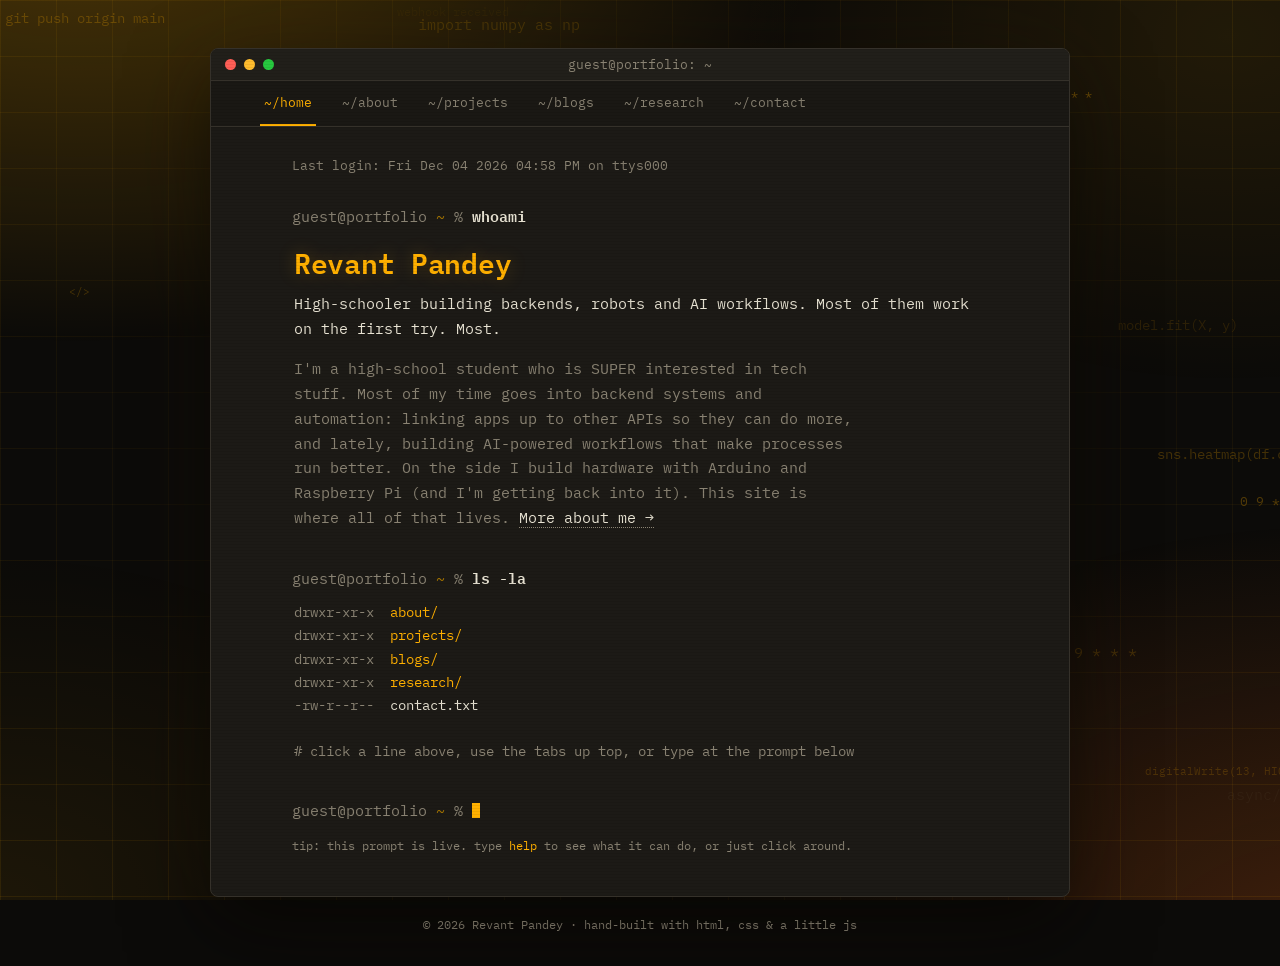
<file: index.html>
<!DOCTYPE html>
<html lang="en">
<head>
<meta charset="UTF-8">
<meta name="viewport" content="width=device-width, initial-scale=1.0">
<title>guest@portfolio: ~</title>
<link rel="stylesheet" href="css/style.css">
</head>
<body data-page="home">

<div class="terminal">

  <div class="titlebar">
    <div class="dots"><span class="dot red"></span><span class="dot yellow"></span><span class="dot green"></span></div>
    <div class="titlebar-name">guest@portfolio: ~</div>
  </div>

  <nav class="nav">
    <div class="nav-inner">
      <a class="nav-link" data-page="home" href="index.html">~/home</a>
      <a class="nav-link" data-page="about" href="about.html">~/about</a>
      <a class="nav-link" data-page="projects" href="projects.html">~/projects</a>
      <a class="nav-link" data-page="blogs" href="blogs.html">~/blogs</a>
      <a class="nav-link" data-page="research" href="research.html">~/research</a>
      <a class="nav-link" data-page="contact" href="contact.html">~/contact</a>
    </div>
  </nav>

  <div class="screen">

    <p class="line boot">Last login: <span id="bootDate"></span> on ttys000</p>

    <section class="block">
      <p class="prompt">guest@portfolio <span class="path">~</span> % <span class="cmd">whoami</span></p>
      <div class="output">
        <h1 class="name" data-site="name"></h1>
        <p class="tagline" data-site="tagline"></p>
        <p class="bio">
          I'm a high-school student who is SUPER interested in tech stuff.
          Most of my time goes into backend systems and automation: linking
          apps up to other APIs so they can do more, and lately, building
          AI-powered workflows that make processes run better. On the side I
          build hardware with Arduino and Raspberry Pi (and I'm getting back
          into it). This site is where all of that lives.
          <a class="inline-link" href="about.html">More about me →</a>
        </p>
      </div>
    </section>

    <section class="block">
      <p class="prompt">guest@portfolio <span class="path">~</span> % <span class="cmd">ls -la</span></p>
      <div class="output">
        <pre class="dirlisting"><span class="perm">drwxr-xr-x</span>  <a class="dirname" href="about.html">about/</a>
<span class="perm">drwxr-xr-x</span>  <a class="dirname" href="projects.html">projects/</a>
<span class="perm">drwxr-xr-x</span>  <a class="dirname" href="blogs.html">blogs/</a>
<span class="perm">drwxr-xr-x</span>  <a class="dirname" href="research.html">research/</a>
<span class="perm">-rw-r--r--</span>  <a class="filename" href="contact.html">contact.txt</a>
<span class="hint">
# click a line above, use the tabs up top, or type at the prompt below</span></pre>
      </div>
    </section>

    <p class="prompt end-prompt">guest@portfolio <span class="path">~</span> % <span class="cursor">&nbsp;</span></p>

  </div>
</div>

<script src="js/data.js"></script>
<script src="js/script.js"></script>
<script src="js/terminal.js"></script>
<script src="js/background.js"></script>
</body>
</html>
</file>
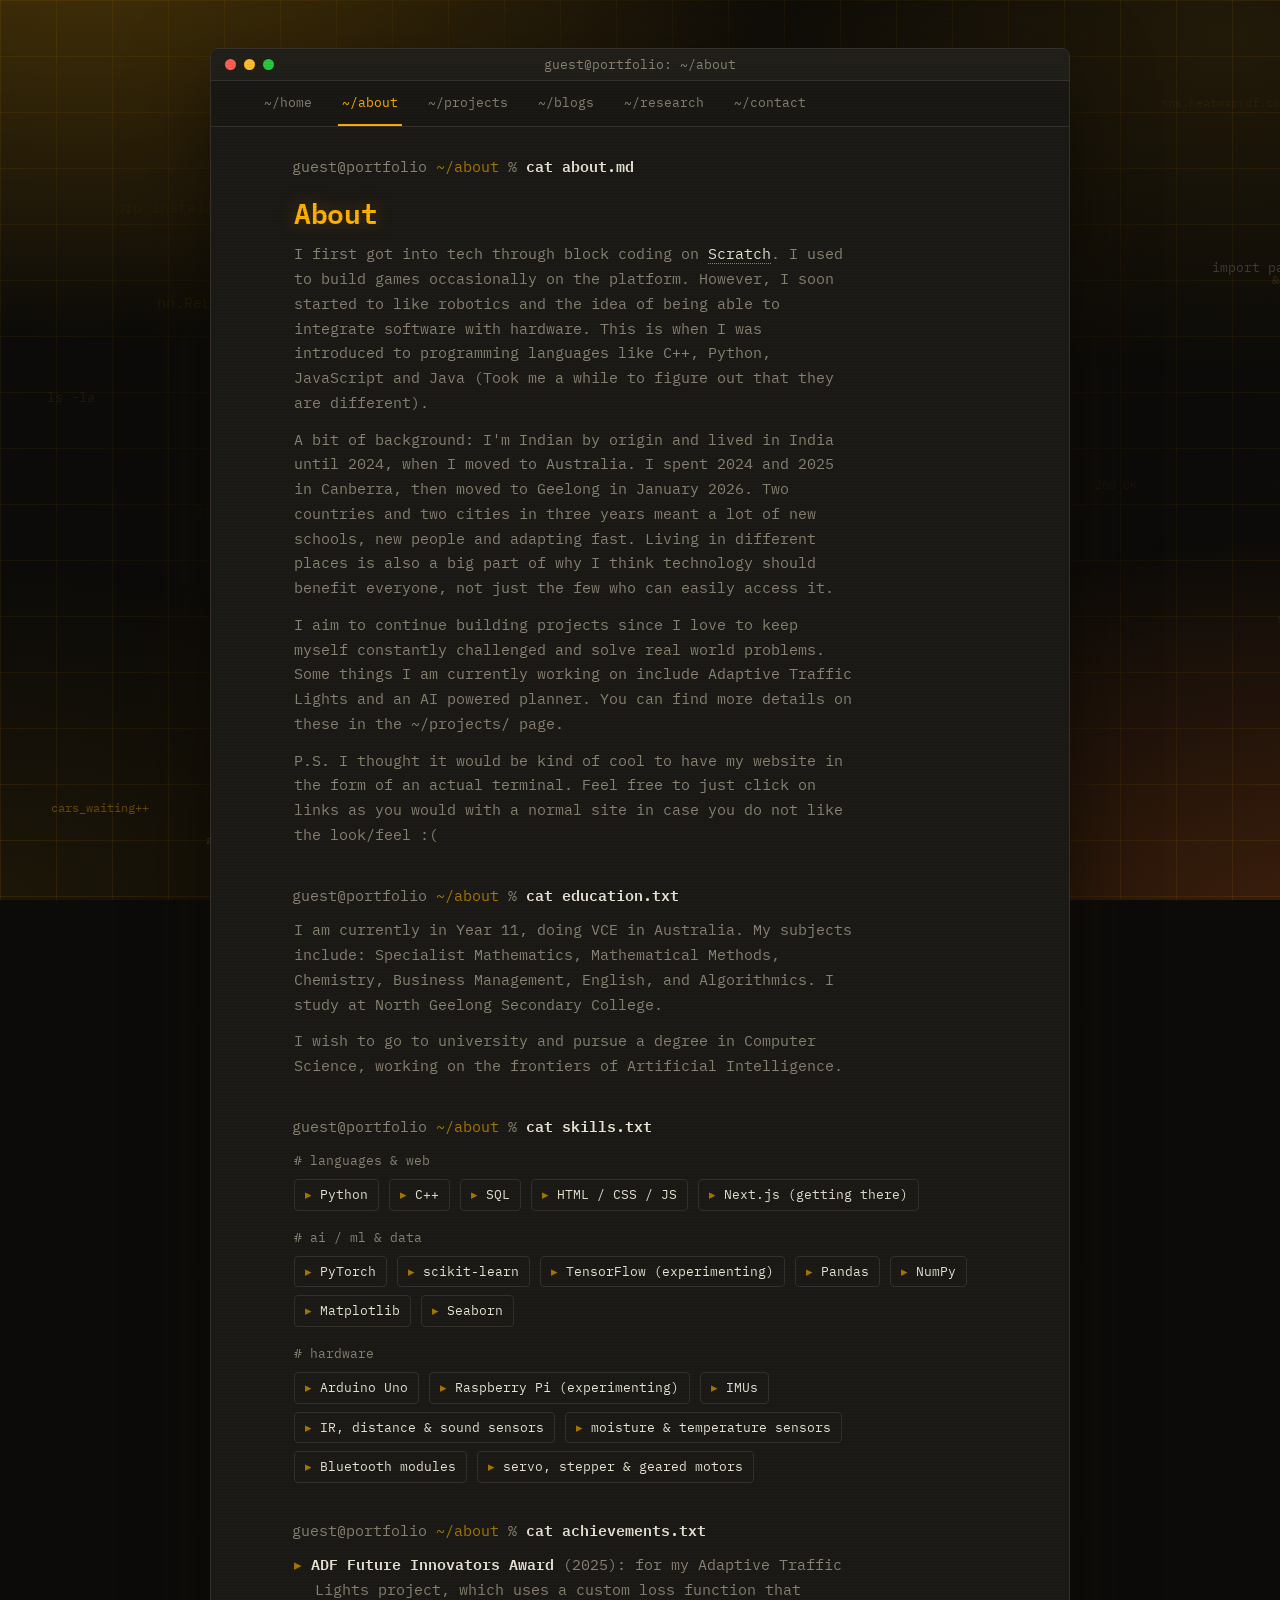
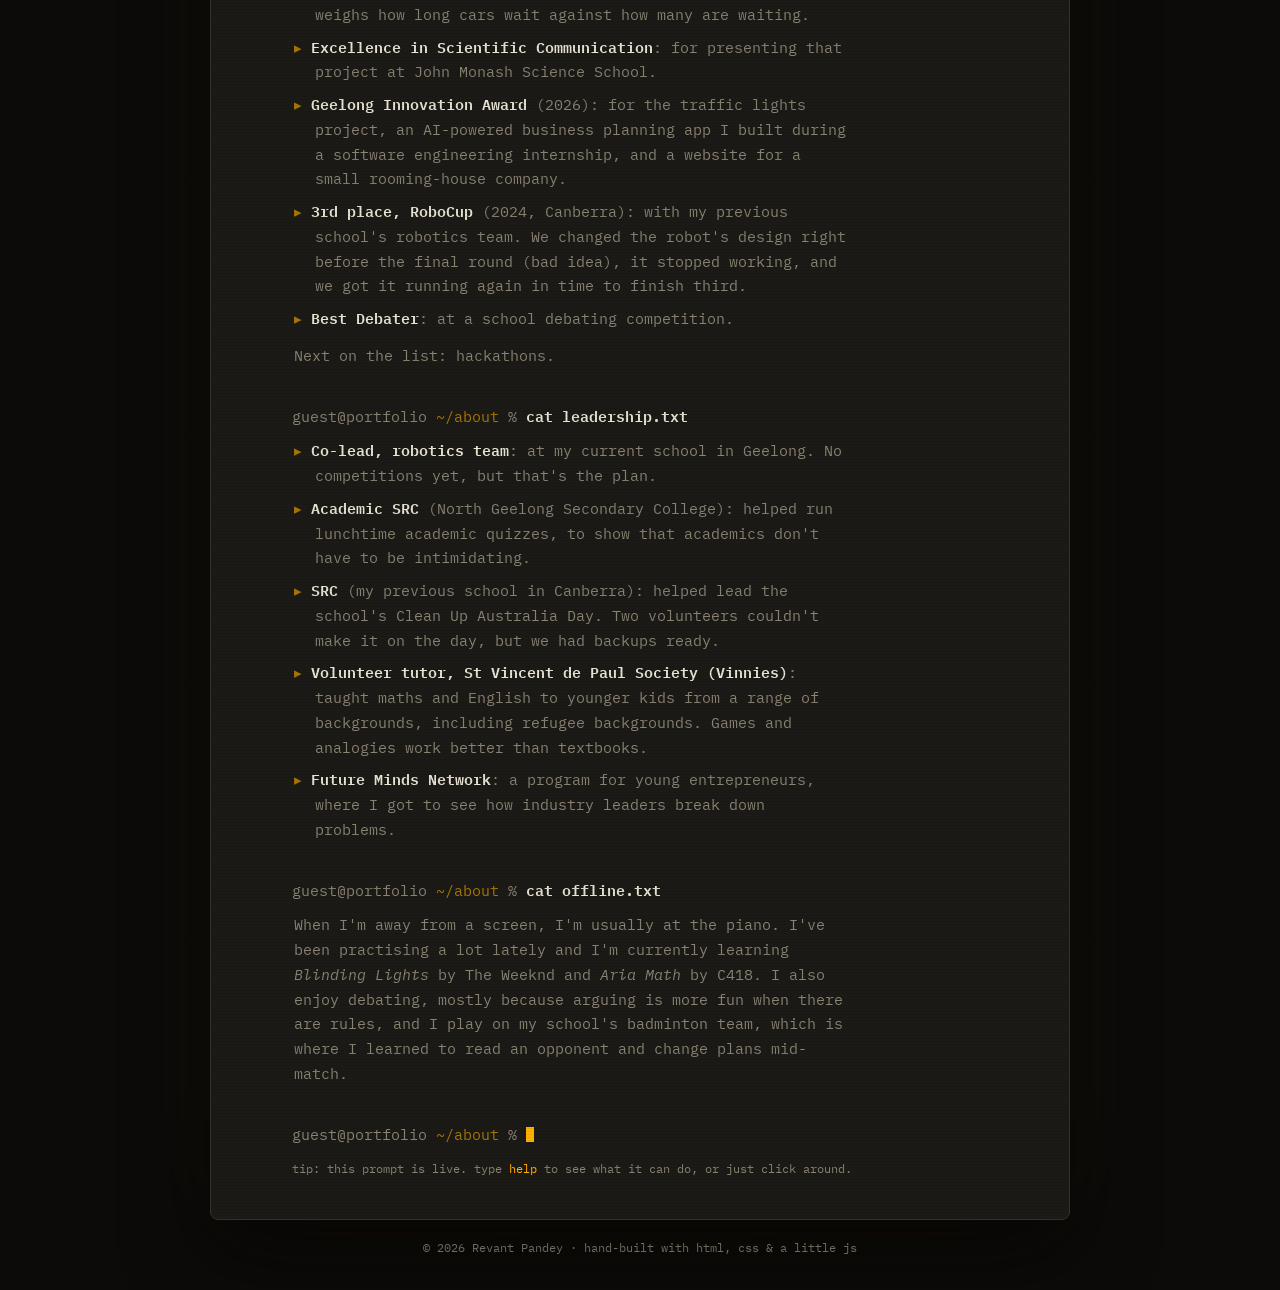
<file: about.html>
<!DOCTYPE html>
<html lang="en">
<head>
<meta charset="UTF-8">
<meta name="viewport" content="width=device-width, initial-scale=1.0">
<title>about — guest@portfolio</title>
<link rel="stylesheet" href="css/style.css">
</head>
<body data-page="about">

<div class="terminal">

  <div class="titlebar">
    <div class="dots"><span class="dot red"></span><span class="dot yellow"></span><span class="dot green"></span></div>
    <div class="titlebar-name">guest@portfolio: ~/about</div>
  </div>

  <nav class="nav">
    <div class="nav-inner">
      <a class="nav-link" data-page="home" href="index.html">~/home</a>
      <a class="nav-link" data-page="about" href="about.html">~/about</a>
      <a class="nav-link" data-page="projects" href="projects.html">~/projects</a>
      <a class="nav-link" data-page="blogs" href="blogs.html">~/blogs</a>
      <a class="nav-link" data-page="research" href="research.html">~/research</a>
      <a class="nav-link" data-page="contact" href="contact.html">~/contact</a>
    </div>
  </nav>

  <div class="screen">

    <section class="block">
      <p class="prompt">guest@portfolio <span class="path">~/about</span> % <span class="cmd">cat about.md</span></p>
      <div class="output">
        <h1 class="name">About</h1>
        <p class="bio">
          I first got into tech through block coding on <a class="inline-link" href="https://scratch.mit.edu" target="_blank">Scratch</a>. I used to
          build games occasionally on the platform. However, I soon started to like
          robotics and the idea of being able to integrate software with hardware.

          This is when I was introduced to programming languages like C++, Python,
          JavaScript and Java (Took me a while to figure out that they are different).
        </p>
        <p class="bio">
          A bit of background: I'm Indian by origin and lived in India until 2024, when
          I moved to Australia. I spent 2024 and 2025 in Canberra, then moved to Geelong
          in January 2026. Two countries and two cities in three years meant a lot of new
          schools, new people and adapting fast. Living in different places is also a
          big part of why I think technology should benefit everyone, not just the few
          who can easily access it.
        </p>
        <p class="bio">
          I aim to continue building projects since I love to keep myself constantly
          challenged and solve real world problems. Some things I am currently working
          on include Adaptive Traffic Lights and an AI powered planner. You can find
          more details on these in the ~/projects/ page.
        </p>
        <p class="bio">
          P.S. I thought it would be kind of cool to have my website in the form of an
          actual terminal. Feel free to just click on links as you would with a normal site
          in case you do not like the look/feel :(
        </p>
      </div>
    </section>

    <section class="block">
      <p class="prompt">guest@portfolio <span class="path">~/about</span> % <span class="cmd">cat education.txt</span></p>
      <div class="output">
        <p class="bio">
          I am currently in Year 11, doing VCE in Australia. My subjects include:
          Specialist Mathematics, Mathematical Methods, Chemistry, Business Management,
          English, and Algorithmics. I study at North Geelong Secondary College.
        </p>
        <p class="bio">
          I wish to go to university and pursue a degree in Computer Science, working
          on the frontiers of Artificial Intelligence.
        </p>
      </div>
    </section>

    <section class="block">
      <p class="prompt">guest@portfolio <span class="path">~/about</span> % <span class="cmd">cat skills.txt</span></p>
      <div class="output">
        <p class="skills-label"># languages &amp; web</p>
        <ul class="skills-list">
          <li>Python</li>
          <li>C++</li>
          <li>SQL</li>
          <li>HTML / CSS / JS</li>
          <li>Next.js (getting there)</li>
        </ul>

        <p class="skills-label"># ai / ml &amp; data</p>
        <ul class="skills-list">
          <li>PyTorch</li>
          <li>scikit-learn</li>
          <li>TensorFlow (experimenting)</li>
          <li>Pandas</li>
          <li>NumPy</li>
          <li>Matplotlib</li>
          <li>Seaborn</li>
        </ul>

        <p class="skills-label"># hardware</p>
        <ul class="skills-list">
          <li>Arduino Uno</li>
          <li>Raspberry Pi (experimenting)</li>
          <li>IMUs</li>
          <li>IR, distance &amp; sound sensors</li>
          <li>moisture &amp; temperature sensors</li>
          <li>Bluetooth modules</li>
          <li>servo, stepper &amp; geared motors</li>
        </ul>
      </div>
    </section>

    <section class="block">
      <p class="prompt">guest@portfolio <span class="path">~/about</span> % <span class="cmd">cat achievements.txt</span></p>
      <div class="output">
        <ul class="achievements-list">
          <li><strong>ADF Future Innovators Award</strong> (2025): for my Adaptive Traffic Lights
            project, which uses a custom loss function that weighs how long cars wait against how
            many are waiting.</li>
          <li><strong>Excellence in Scientific Communication</strong>: for presenting that project at
            John Monash Science School.</li>
          <li><strong>Geelong Innovation Award</strong> (2026): for the traffic lights project, an
            AI-powered business planning app I built during a software engineering internship, and a
            website for a small rooming-house company.</li>
          <li><strong>3rd place, RoboCup</strong> (2024, Canberra): with my previous school's robotics team.
            We changed the robot's design right before the final round (bad idea), it stopped working,
            and we got it running again in time to finish third.</li>
          <li><strong>Best Debater</strong>: at a school debating competition.</li>
        </ul>
        <p class="bio">Next on the list: hackathons.</p>
      </div>
    </section>

    <section class="block">
      <p class="prompt">guest@portfolio <span class="path">~/about</span> % <span class="cmd">cat leadership.txt</span></p>
      <div class="output">
        <ul class="achievements-list">
          <li><strong>Co-lead, robotics team</strong>: at my current school in Geelong. No competitions
            yet, but that's the plan.</li>
          <li><strong>Academic SRC</strong> (North Geelong Secondary College): helped run lunchtime
            academic quizzes, to show that academics don't have to be intimidating.</li>
          <li><strong>SRC</strong> (my previous school in Canberra): helped lead the school's Clean Up
            Australia Day. Two volunteers couldn't make it on the day, but we had backups ready.</li>
          <li><strong>Volunteer tutor, St Vincent de Paul Society (Vinnies)</strong>: taught maths and
            English to younger kids from a range of backgrounds, including refugee backgrounds. Games
            and analogies work better than textbooks.</li>
          <li><strong>Future Minds Network</strong>: a program for young entrepreneurs, where I got to
            see how industry leaders break down problems.</li>
        </ul>
      </div>
    </section>

    <section class="block">
      <p class="prompt">guest@portfolio <span class="path">~/about</span> % <span class="cmd">cat offline.txt</span></p>
      <div class="output">
        <p class="bio">
          When I'm away from a screen, I'm usually at the piano. I've been practising a lot lately
          and I'm currently learning <em>Blinding Lights</em> by The Weeknd and <em>Aria Math</em>
          by C418. I also enjoy debating, mostly because arguing is more fun when there are rules,
          and I play on my school's badminton team, which is where I learned to read an opponent
          and change plans mid-match.
        </p>
      </div>
    </section>

    <p class="prompt end-prompt">guest@portfolio <span class="path">~/about</span> % <span class="cursor">&nbsp;</span></p>

  </div>
</div>

<script src="js/data.js"></script>
<script src="js/script.js"></script>
<script src="js/terminal.js"></script>
<script src="js/background.js"></script>
</body>
</html>
</file>
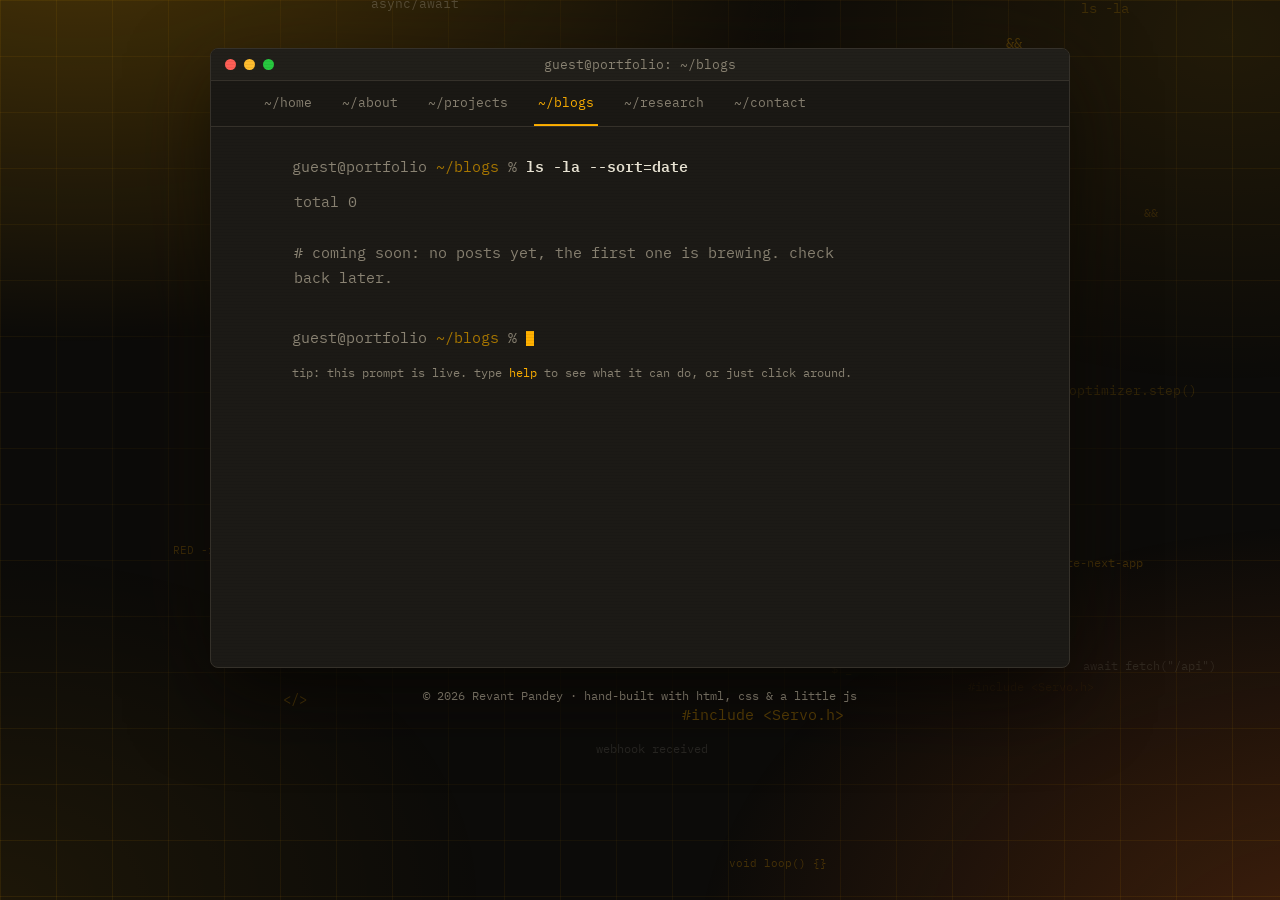
<file: blogs.html>
<!DOCTYPE html>
<html lang="en">
<head>
<meta charset="UTF-8">
<meta name="viewport" content="width=device-width, initial-scale=1.0">
<title>blogs — guest@portfolio</title>
<link rel="stylesheet" href="css/style.css">
</head>
<body data-page="blogs">

<div class="terminal">

  <div class="titlebar">
    <div class="dots"><span class="dot red"></span><span class="dot yellow"></span><span class="dot green"></span></div>
    <div class="titlebar-name">guest@portfolio: ~/blogs</div>
  </div>

  <nav class="nav">
    <div class="nav-inner">
      <a class="nav-link" data-page="home" href="index.html">~/home</a>
      <a class="nav-link" data-page="about" href="about.html">~/about</a>
      <a class="nav-link" data-page="projects" href="projects.html">~/projects</a>
      <a class="nav-link" data-page="blogs" href="blogs.html">~/blogs</a>
      <a class="nav-link" data-page="research" href="research.html">~/research</a>
      <a class="nav-link" data-page="contact" href="contact.html">~/contact</a>
    </div>
  </nav>

  <div class="screen">

    <section class="block">
      <p class="prompt">guest@portfolio <span class="path">~/blogs</span> % <span class="cmd">ls -la --sort=date</span></p>
      <div class="output">
        <div class="entries-grid" id="blogsGrid"></div>
      </div>
    </section>

    <p class="prompt end-prompt">guest@portfolio <span class="path">~/blogs</span> % <span class="cursor">&nbsp;</span></p>

  </div>
</div>

<script src="js/data.js"></script>
<script src="js/script.js"></script>
<script src="js/terminal.js"></script>
<script src="js/background.js"></script>
</body>
</html>
</file>
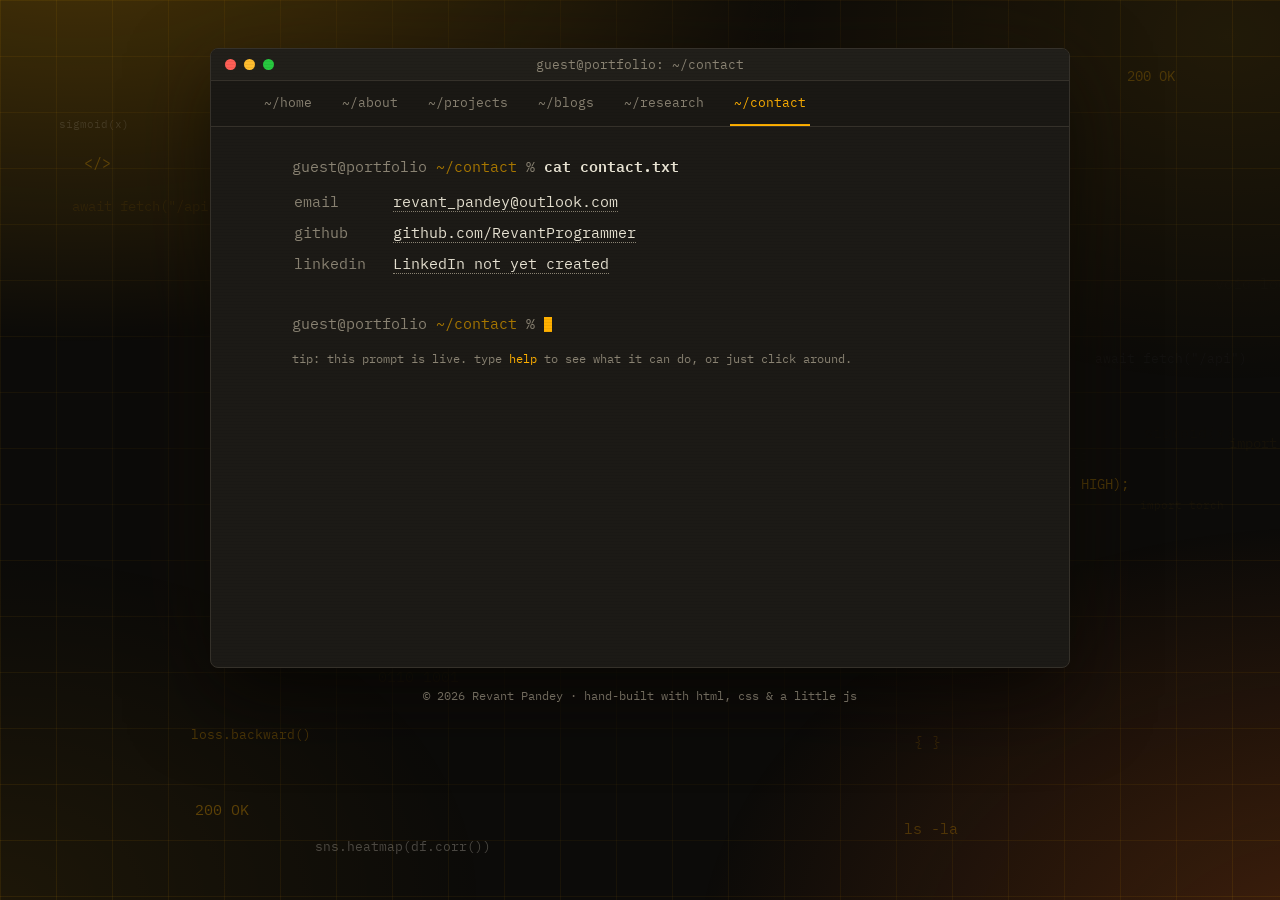
<file: contact.html>
<!DOCTYPE html>
<html lang="en">
<head>
<meta charset="UTF-8">
<meta name="viewport" content="width=device-width, initial-scale=1.0">
<title>contact — guest@portfolio</title>
<link rel="stylesheet" href="css/style.css">
</head>
<body data-page="contact">

<div class="terminal">

  <div class="titlebar">
    <div class="dots"><span class="dot red"></span><span class="dot yellow"></span><span class="dot green"></span></div>
    <div class="titlebar-name">guest@portfolio: ~/contact</div>
  </div>

  <nav class="nav">
    <div class="nav-inner">
      <a class="nav-link" data-page="home" href="index.html">~/home</a>
      <a class="nav-link" data-page="about" href="about.html">~/about</a>
      <a class="nav-link" data-page="projects" href="projects.html">~/projects</a>
      <a class="nav-link" data-page="blogs" href="blogs.html">~/blogs</a>
      <a class="nav-link" data-page="research" href="research.html">~/research</a>
      <a class="nav-link" data-page="contact" href="contact.html">~/contact</a>
    </div>
  </nav>

  <div class="screen">

    <section class="block">
      <p class="prompt">guest@portfolio <span class="path">~/contact</span> % <span class="cmd">cat contact.txt</span></p>
      <div class="output">
        <ul class="contact-list" id="contactList"></ul>
      </div>
    </section>

    <p class="prompt end-prompt">guest@portfolio <span class="path">~/contact</span> % <span class="cursor">&nbsp;</span></p>

  </div>
</div>

<script src="js/data.js"></script>
<script src="js/script.js"></script>
<script src="js/terminal.js"></script>
<script src="js/background.js"></script>
</body>
</html>
</file>
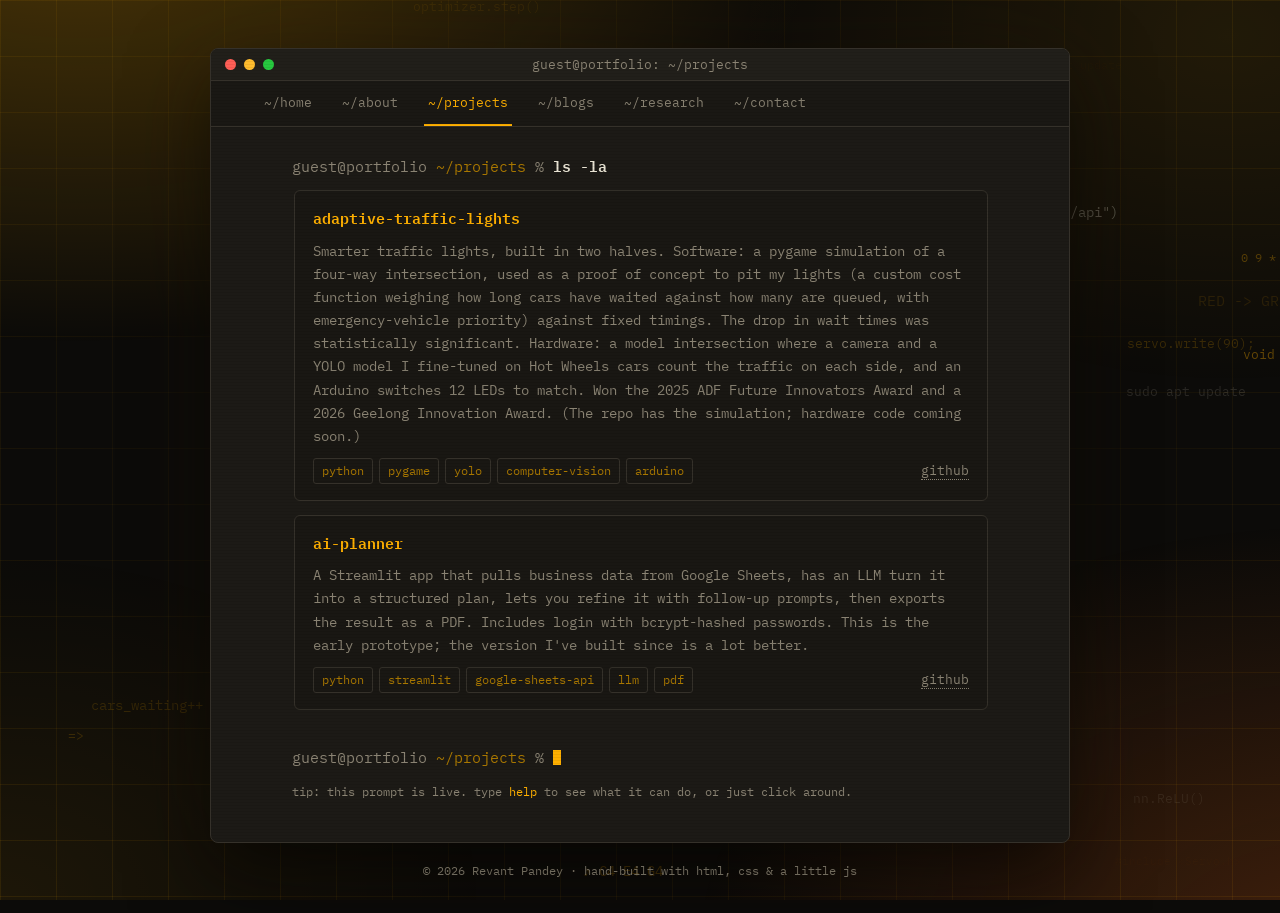
<file: projects.html>
<!DOCTYPE html>
<html lang="en">
<head>
<meta charset="UTF-8">
<meta name="viewport" content="width=device-width, initial-scale=1.0">
<title>projects — guest@portfolio</title>
<link rel="stylesheet" href="css/style.css">
</head>
<body data-page="projects">

<div class="terminal">

  <div class="titlebar">
    <div class="dots"><span class="dot red"></span><span class="dot yellow"></span><span class="dot green"></span></div>
    <div class="titlebar-name">guest@portfolio: ~/projects</div>
  </div>

  <nav class="nav">
    <div class="nav-inner">
      <a class="nav-link" data-page="home" href="index.html">~/home</a>
      <a class="nav-link" data-page="about" href="about.html">~/about</a>
      <a class="nav-link" data-page="projects" href="projects.html">~/projects</a>
      <a class="nav-link" data-page="blogs" href="blogs.html">~/blogs</a>
      <a class="nav-link" data-page="research" href="research.html">~/research</a>
      <a class="nav-link" data-page="contact" href="contact.html">~/contact</a>
    </div>
  </nav>

  <div class="screen">

    <section class="block">
      <p class="prompt">guest@portfolio <span class="path">~/projects</span> % <span class="cmd">ls -la</span></p>
      <div class="output">
        <div class="entries-grid" id="projectsGrid"></div>
      </div>
    </section>

    <p class="prompt end-prompt">guest@portfolio <span class="path">~/projects</span> % <span class="cursor">&nbsp;</span></p>

  </div>
</div>

<script src="js/data.js"></script>
<script src="js/script.js"></script>
<script src="js/terminal.js"></script>
<script src="js/background.js"></script>
</body>
</html>
</file>
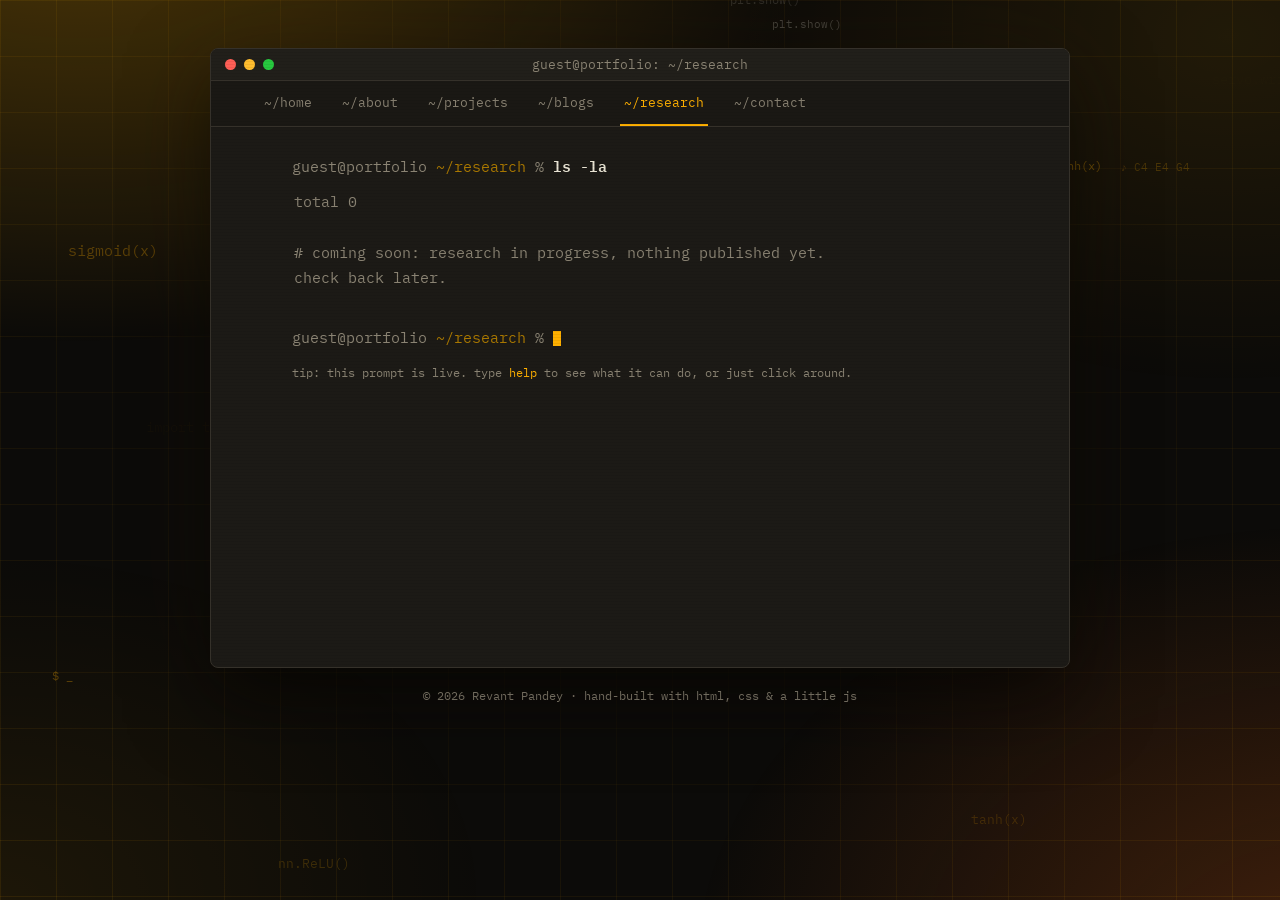
<file: research.html>
<!DOCTYPE html>
<html lang="en">
<head>
<meta charset="UTF-8">
<meta name="viewport" content="width=device-width, initial-scale=1.0">
<title>research — guest@portfolio</title>
<link rel="stylesheet" href="css/style.css">
</head>
<body data-page="research">

<div class="terminal">

  <div class="titlebar">
    <div class="dots"><span class="dot red"></span><span class="dot yellow"></span><span class="dot green"></span></div>
    <div class="titlebar-name">guest@portfolio: ~/research</div>
  </div>

  <nav class="nav">
    <div class="nav-inner">
      <a class="nav-link" data-page="home" href="index.html">~/home</a>
      <a class="nav-link" data-page="about" href="about.html">~/about</a>
      <a class="nav-link" data-page="projects" href="projects.html">~/projects</a>
      <a class="nav-link" data-page="blogs" href="blogs.html">~/blogs</a>
      <a class="nav-link" data-page="research" href="research.html">~/research</a>
      <a class="nav-link" data-page="contact" href="contact.html">~/contact</a>
    </div>
  </nav>

  <div class="screen">

    <section class="block">
      <p class="prompt">guest@portfolio <span class="path">~/research</span> % <span class="cmd">ls -la</span></p>
      <div class="output">
        <div class="entries-grid" id="researchGrid"></div>
      </div>
    </section>

    <p class="prompt end-prompt">guest@portfolio <span class="path">~/research</span> % <span class="cursor">&nbsp;</span></p>

  </div>
</div>

<script src="js/data.js"></script>
<script src="js/script.js"></script>
<script src="js/terminal.js"></script>
<script src="js/background.js"></script>
</body>
</html>
</file>
<file: css/style.css>
@import url('https://fonts.googleapis.com/css2?family=IBM+Plex+Mono:wght@400;500;600&display=swap');

:root {
  --wall: #0c0b09;
  --bg: #14120f;
  --panel: #1c1a16;
  --border: #35312a;
  --text: #e8e3d3;
  --dim: #8a8373;
  --amber: #ffb000;
  --amber-dim: #a87700;
  --err: #ff7b72;
  --red: #ff5f56;
  --yellow: #ffbd2e;
  --green: #27c93f;
  --max-width: 760px;
}

* { box-sizing: border-box; }

::selection { background: var(--amber); color: #14120f; }

html {
  background: var(--wall);
  color: var(--text);
  font-family: 'IBM Plex Mono', 'Courier New', monospace;
  font-size: 15px;
  line-height: 1.65;
}

/* ---------- Page wallpaper ----------
   Layers (back to front): html colour -> glows (body::before)
   -> drifting code canvas (.bg-canvas, from background.js) -> grid (body::after).
   The body itself has NO background, so these layers can't be painted over. */
body {
  margin: 0;
  min-height: 100vh;
  padding: 48px 16px 32px;
  display: flex;
  flex-direction: column;
  align-items: center;
  color: var(--text);
}

/* warm phosphor glows */
body::before {
  content: "";
  position: fixed;
  inset: 0;
  z-index: -1;
  pointer-events: none;
  background:
    radial-gradient(1200px 700px at 6% -10%, rgba(255, 176, 0, 0.26), transparent 62%),
    radial-gradient(1000px 700px at 104% 108%, rgba(222, 96, 20, 0.26), transparent 64%),
    radial-gradient(700px 500px at 96% 4%, rgba(255, 176, 0, 0.09), transparent 70%),
    radial-gradient(700px 500px at 0% 100%, rgba(255, 176, 0, 0.07), transparent 70%);
}

/* blueprint grid, fading out toward the middle (where the terminal sits) */
body::after {
  content: "";
  position: fixed;
  inset: 0;
  z-index: -1;
  pointer-events: none;
  background-image:
    linear-gradient(rgba(255, 176, 0, 0.09) 1px, transparent 1px),
    linear-gradient(90deg, rgba(255, 176, 0, 0.09) 1px, transparent 1px);
  background-size: 56px 56px;
  -webkit-mask-image: radial-gradient(ellipse 70% 75% at 50% 45%, transparent 25%, #000 100%);
  mask-image: radial-gradient(ellipse 70% 75% at 50% 45%, transparent 25%, #000 100%);
}

.bg-canvas {
  position: fixed;
  inset: 0;
  width: 100%;
  height: 100%;
  z-index: -1;
  pointer-events: none;
}

.terminal {
  position: relative;
  width: 100%;
  max-width: 860px;
  min-height: min(620px, calc(100vh - 120px));
  background: var(--panel);
  border: 1px solid var(--border);
  border-radius: 8px;
  overflow: hidden;
  box-shadow:
    0 30px 80px rgba(0, 0, 0, 0.6),
    0 0 120px rgba(255, 176, 0, 0.05);
}

/* very faint scanlines, like a CRT */
.terminal::after {
  content: "";
  position: absolute;
  inset: 0;
  pointer-events: none;
  background: repeating-linear-gradient(
    to bottom,
    rgba(0, 0, 0, 0.06) 0,
    rgba(0, 0, 0, 0.06) 1px,
    transparent 1px,
    transparent 3px
  );
}

/* Title bar */
.titlebar {
  display: flex;
  align-items: center;
  padding: 10px 14px;
  background: #211f1a;
  border-bottom: 1px solid var(--border);
  position: relative;
}

.dots { display: flex; gap: 8px; }
.dot { width: 11px; height: 11px; border-radius: 50%; display: inline-block; }
.dot.red { background: var(--red); }
.dot.yellow { background: var(--yellow); }
.dot.green { background: var(--green); }

.titlebar-name {
  position: absolute;
  left: 50%;
  transform: translateX(-50%);
  color: var(--dim);
  font-size: 13px;
}

/* Nav bar — styled like terminal paths */
.nav {
  background: #1a1814;
  border-bottom: 1px solid var(--border);
  padding: 0 32px;
}

.nav-inner {
  max-width: var(--max-width);
  margin: 0 auto;
  display: flex;
  flex-wrap: wrap;
  gap: 4px;
}

.nav-link {
  color: var(--dim);
  text-decoration: none;
  font-size: 13px;
  padding: 11px 4px;
  margin-right: 18px;
  border-bottom: 2px solid transparent;
  transition: color 0.15s ease;
}

.nav-link:hover,
.nav-link:focus-visible { color: var(--text); }

.nav-link.active {
  color: var(--amber);
  border-bottom-color: var(--amber);
}

/* Screen */
.screen {
  padding: 28px 32px 40px;
  max-width: var(--max-width);
  margin: 0 auto;
}

/* gentle staggered entrance */
.screen > .line,
.screen > .block {
  animation: rise 0.45s ease both;
}
.screen > :nth-child(1) { animation-delay: 0.02s; }
.screen > :nth-child(2) { animation-delay: 0.09s; }
.screen > :nth-child(3) { animation-delay: 0.16s; }
.screen > :nth-child(4) { animation-delay: 0.23s; }

@keyframes rise {
  from { opacity: 0; transform: translateY(6px); }
  to   { opacity: 1; transform: none; }
}

.line.boot {
  color: var(--dim);
  font-size: 13px;
  margin: 0 0 28px;
}

.block { margin-bottom: 36px; }

.prompt {
  margin: 0 0 10px;
  color: var(--dim);
}

.prompt .path,
.out-line .path { color: var(--amber-dim); }
.prompt .cmd { color: var(--text); font-weight: 600; }

.output { padding-left: 2px; }

/* whoami / intro block */
.name {
  margin: 0 0 6px;
  font-size: 28px;
  font-weight: 600;
  color: var(--amber);
  letter-spacing: -0.01em;
  text-shadow: 0 0 18px rgba(255, 176, 0, 0.25);
}

.tagline {
  margin: 0 0 16px;
  color: var(--text);
  font-size: 15px;
}

.bio {
  margin: 0;
  color: var(--dim);
  max-width: 62ch;
}

.bio + .bio { margin-top: 12px; }

.inline-link {
  color: var(--text);
  border-bottom: 1px dotted var(--dim);
  text-decoration: none;
}

.inline-link:hover,
.inline-link:focus-visible {
  color: var(--amber);
  border-color: var(--amber);
}

/* directory listing (Home page nav-as-content) */
.dirlisting {
  margin: 0;
  font-family: inherit;
  font-size: 14px;
  white-space: pre-wrap;
}

.dirlisting a {
  color: var(--text);
  text-decoration: none;
}

.dirlisting a::after {
  content: " →";
  opacity: 0;
  transition: opacity 0.15s ease;
}

.dirlisting a:hover,
.dirlisting a:focus-visible {
  color: var(--amber);
  text-decoration: underline;
  text-underline-offset: 3px;
}

.dirlisting a:hover::after,
.dirlisting a:focus-visible::after { opacity: 1; }

.dirlisting .perm { color: var(--dim); }
.dirlisting .dirname { color: var(--amber); }
.dirlisting .filename { color: var(--text); }
.dirlisting .hint { color: var(--dim); }

/* skills list (About page) */
.skills-list {
  list-style: none;
  margin: 0;
  padding: 0;
  display: flex;
  flex-wrap: wrap;
  gap: 8px 10px;
}

.skills-list li {
  border: 1px solid var(--border);
  color: var(--text);
  padding: 4px 10px;
  border-radius: 4px;
  font-size: 13px;
}

.skills-list li::before {
  content: "▸ ";
  color: var(--amber-dim);
}

.skills-label {
  margin: 0 0 8px;
  color: var(--dim);
  font-size: 13px;
}

.skills-list + .skills-label { margin-top: 16px; }

/* achievements list (About page) */
.achievements-list {
  list-style: none;
  margin: 0 0 12px;
  padding: 0;
  max-width: 62ch;
  color: var(--dim);
}

.achievements-list li {
  padding-left: 1.4em;
  text-indent: -1.4em;
}

.achievements-list li + li { margin-top: 8px; }

.achievements-list li::before {
  content: "▸ ";
  color: var(--amber-dim);
}

.achievements-list strong {
  color: var(--text);
  font-weight: 600;
}

/* generic entry list (projects / blogs / research) */
.entries-grid {
  display: grid;
  grid-template-columns: 1fr;
  gap: 14px;
}

.entry-card {
  border: 1px solid var(--border);
  border-radius: 6px;
  padding: 16px 18px;
  background: #191713;
  transition: border-color 0.15s ease, transform 0.15s ease;
}

.entry-card:hover {
  border-color: var(--amber-dim);
  transform: translateY(-1px);
}

.entry-card .entry-header {
  display: flex;
  justify-content: space-between;
  align-items: baseline;
  gap: 12px;
  flex-wrap: wrap;
}

.entry-card .entry-name {
  color: var(--amber);
  font-weight: 600;
  font-size: 15px;
}

.entry-card .entry-meta {
  color: var(--dim);
  font-size: 12px;
}

.entry-card .entry-desc {
  color: var(--dim);
  margin: 8px 0 10px;
  font-size: 14px;
}

.entry-footer {
  display: flex;
  justify-content: space-between;
  align-items: center;
  flex-wrap: wrap;
  gap: 8px;
}

.entry-tags {
  display: flex;
  flex-wrap: wrap;
  gap: 6px;
}

.entry-tags span {
  font-size: 12px;
  color: var(--amber-dim);
  border: 1px solid var(--border);
  padding: 2px 8px;
  border-radius: 3px;
}

.entry-links a {
  color: var(--dim);
  font-size: 13px;
  margin-left: 12px;
  text-decoration: none;
  border-bottom: 1px dotted var(--dim);
}

.entry-links a:first-child { margin-left: 0; }

.entry-links a:hover,
.entry-links a:focus-visible {
  color: var(--amber);
  border-color: var(--amber);
}

/* contact list */
.contact-list {
  list-style: none;
  margin: 0;
  padding: 0;
}

.contact-list li { margin-bottom: 6px; }

.contact-list .key {
  color: var(--dim);
  display: inline-block;
  width: 90px;
}

.contact-list a {
  color: var(--text);
  text-decoration: none;
  border-bottom: 1px dotted var(--dim);
}

.contact-list a:hover,
.contact-list a:focus-visible {
  color: var(--amber);
  border-color: var(--amber);
}

/* ---------- interactive prompt ---------- */
.term-log { margin-top: 4px; }

.cmd-log { margin: 0 0 12px; }

.out-line {
  white-space: pre-wrap;
  overflow-wrap: anywhere;
}

.out-line.echo { color: var(--dim); }
.out-line.echo .cmd { color: var(--text); font-weight: 600; }
.out-line.dim { color: var(--dim); }
.out-line.err { color: var(--err); }
.out-line a,
.ls-row a {
  color: var(--text);
  text-decoration: none;
  border-bottom: 1px dotted var(--dim);
}
.out-line a:hover,
.ls-row a:hover { color: var(--amber); border-color: var(--amber); }

.hl { color: var(--amber); }
.dim { color: var(--dim); }

.ls-row {
  display: flex;
  flex-wrap: wrap;
  gap: 2px 22px;
}
.ls-row .dirname { color: var(--amber); border-bottom: 0; }
.ls-row .filename { color: var(--text); }

.help-row {
  display: grid;
  grid-template-columns: 12ch 1fr;
  gap: 0 14px;
}

.live-prompt {
  display: flex;
  align-items: center;
  margin: 8px 0 0;
  cursor: text;
}

.prompt-label {
  white-space: pre;
  color: var(--dim);
  cursor: text;
}

.prompt-label .path { color: var(--amber-dim); }

.input-wrap {
  position: relative;
  flex: 1;
  min-width: 0;
  display: flex;
  align-items: center;
}

.term-input {
  width: 100%;
  padding: 0;
  border: 0;
  outline: 0;
  background: none;
  color: var(--text);
  font: inherit;
  caret-color: var(--amber);
  caret-shape: block;
}

/* block cursor shows only while the input is idle and empty */
.input-wrap .cursor {
  position: absolute;
  left: 0;
  top: 50%;
  margin-top: -8px;
  pointer-events: none;
}
.term-input:focus + .cursor,
.term-input:not(:placeholder-shown) + .cursor { display: none; }

.term-hint {
  margin: 12px 0 0;
  color: var(--dim);
  font-size: 12px;
}
.term-hint code { color: var(--amber); font-family: inherit; }

.cursor {
  display: inline-block;
  width: 8px;
  height: 15px;
  background: var(--amber);
  vertical-align: text-bottom;
  animation: blink 1s steps(1) infinite;
}

@keyframes blink { 50% { opacity: 0; } }

.site-footer {
  margin-top: 18px;
  color: var(--dim);
  font-size: 12px;
  text-align: center;
  opacity: 0.8;
}

@media (prefers-reduced-motion: reduce) {
  .cursor { animation: none; }
  .screen > .line,
  .screen > .block { animation: none; }
  .entry-card,
  .entry-card:hover { transition: none; transform: none; }
}

/* focus visibility */
a:focus-visible {
  outline: 1px solid var(--amber);
  outline-offset: 2px;
}

/* touch devices: 16px inputs stop iOS from zooming on focus */
@media (pointer: coarse) {
  .term-input { font-size: 16px; }
}

/* responsive */
@media (max-width: 600px) {
  body { padding: 20px 10px 24px; }
  .screen { padding: 22px 18px 32px; }
  .nav { padding: 0 18px; }
  .nav-link { margin-right: 12px; }
  .name { font-size: 22px; }
  .titlebar-name { font-size: 12px; }
  .contact-list .key { width: 76px; }
  .entry-footer { flex-direction: column; align-items: flex-start; }
  .help-row { grid-template-columns: 10ch 1fr; }
}
</file>
